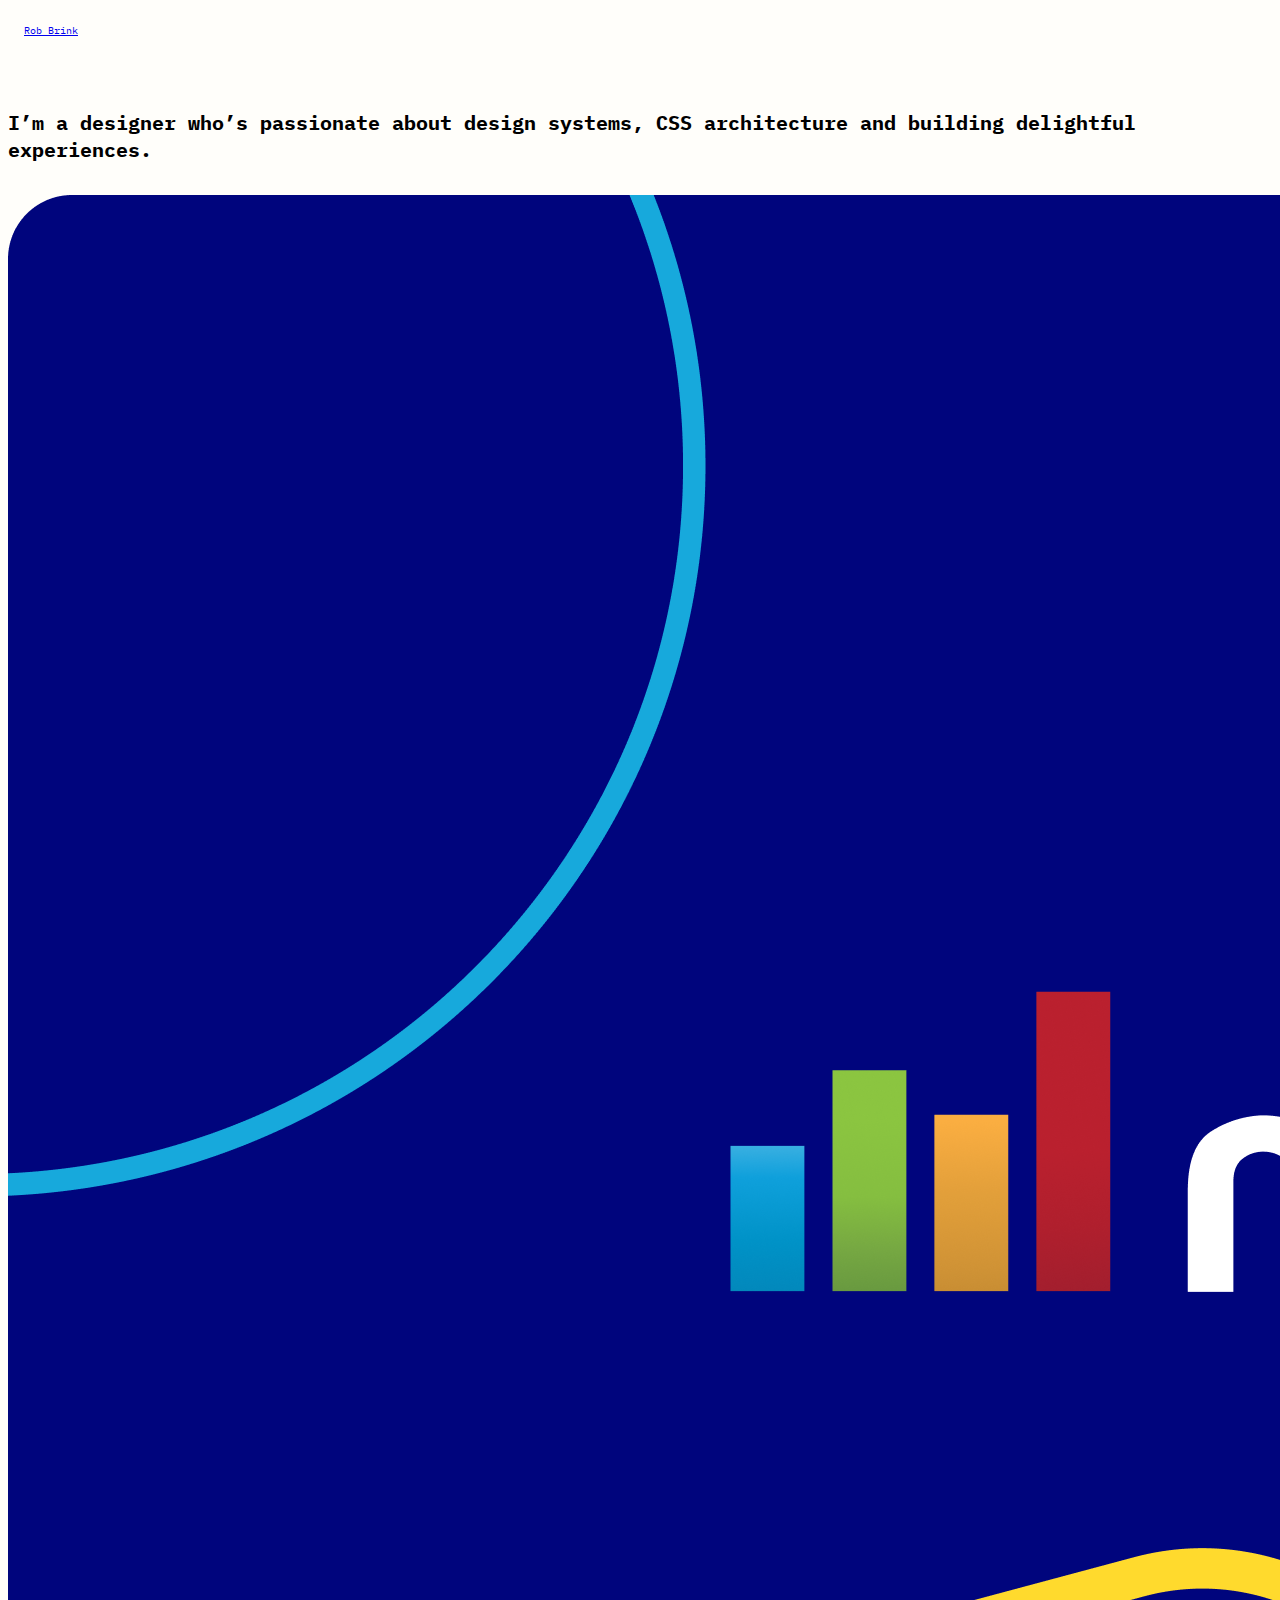
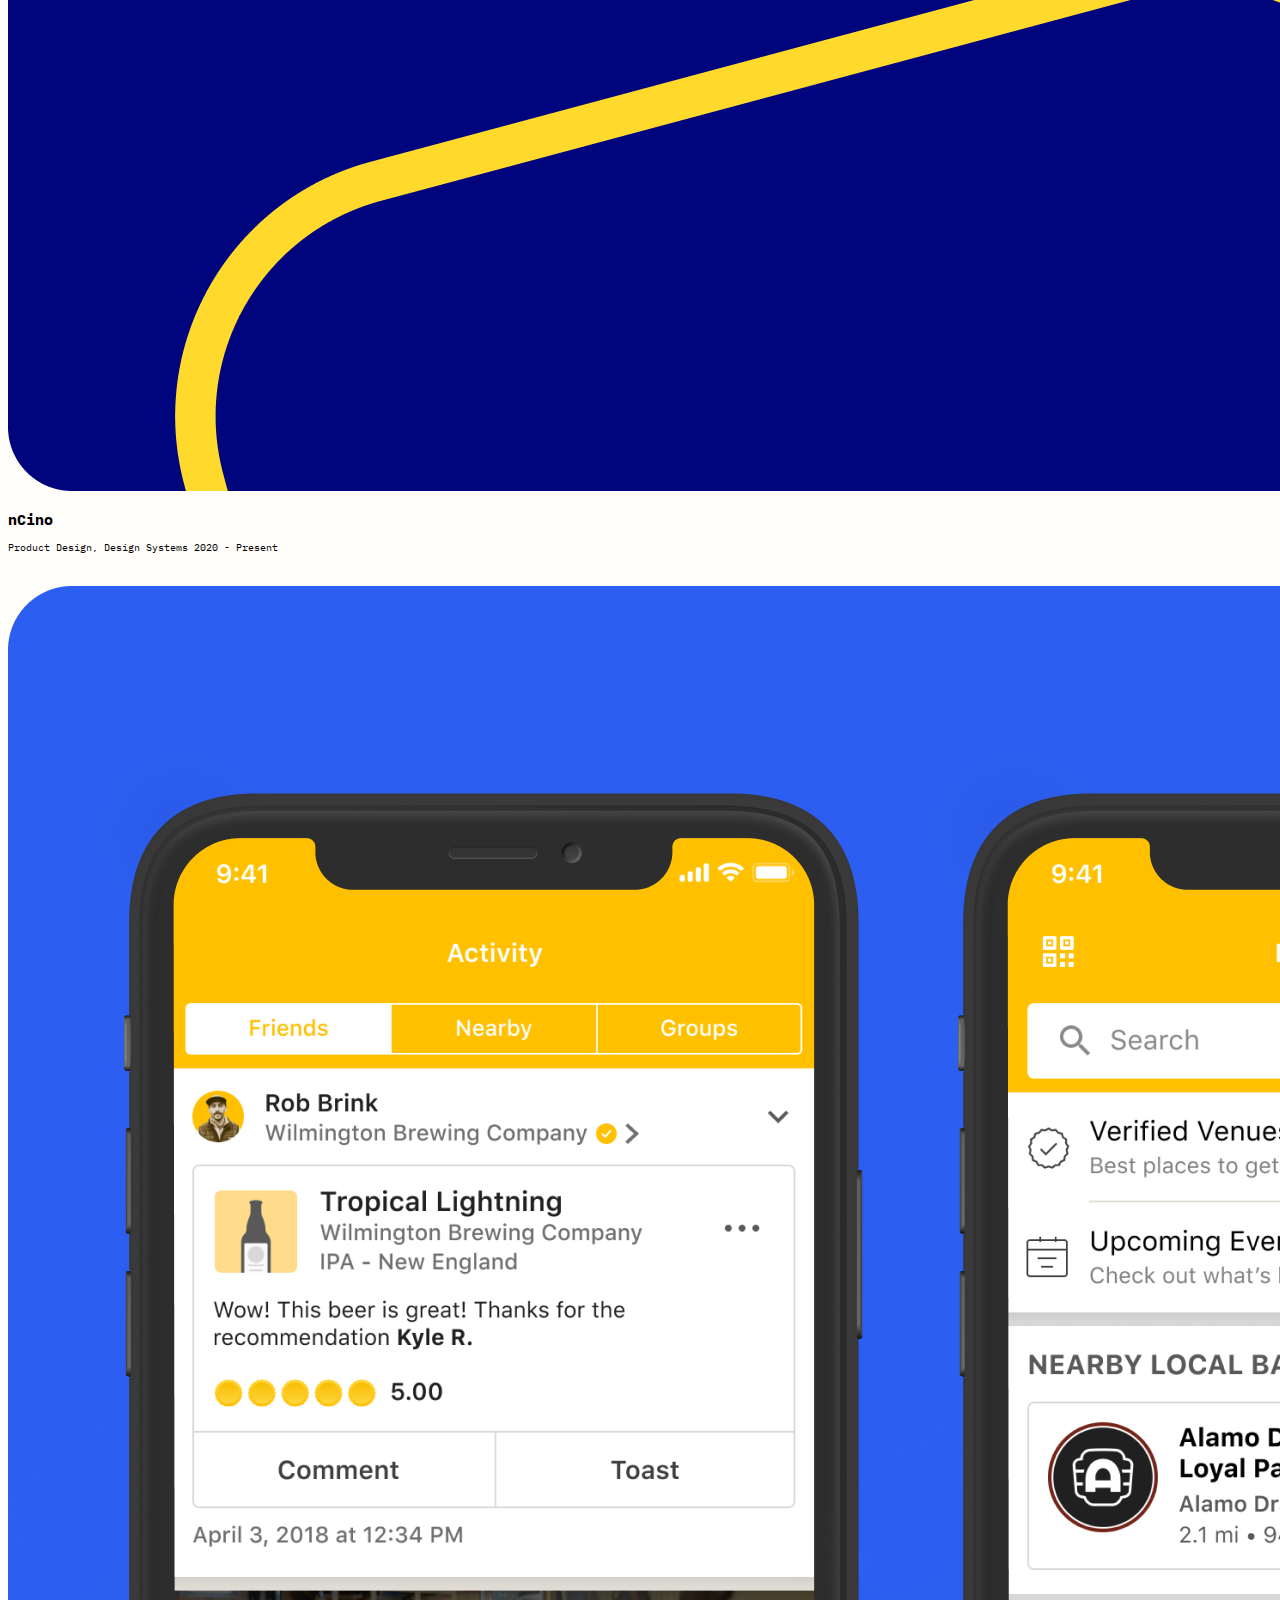
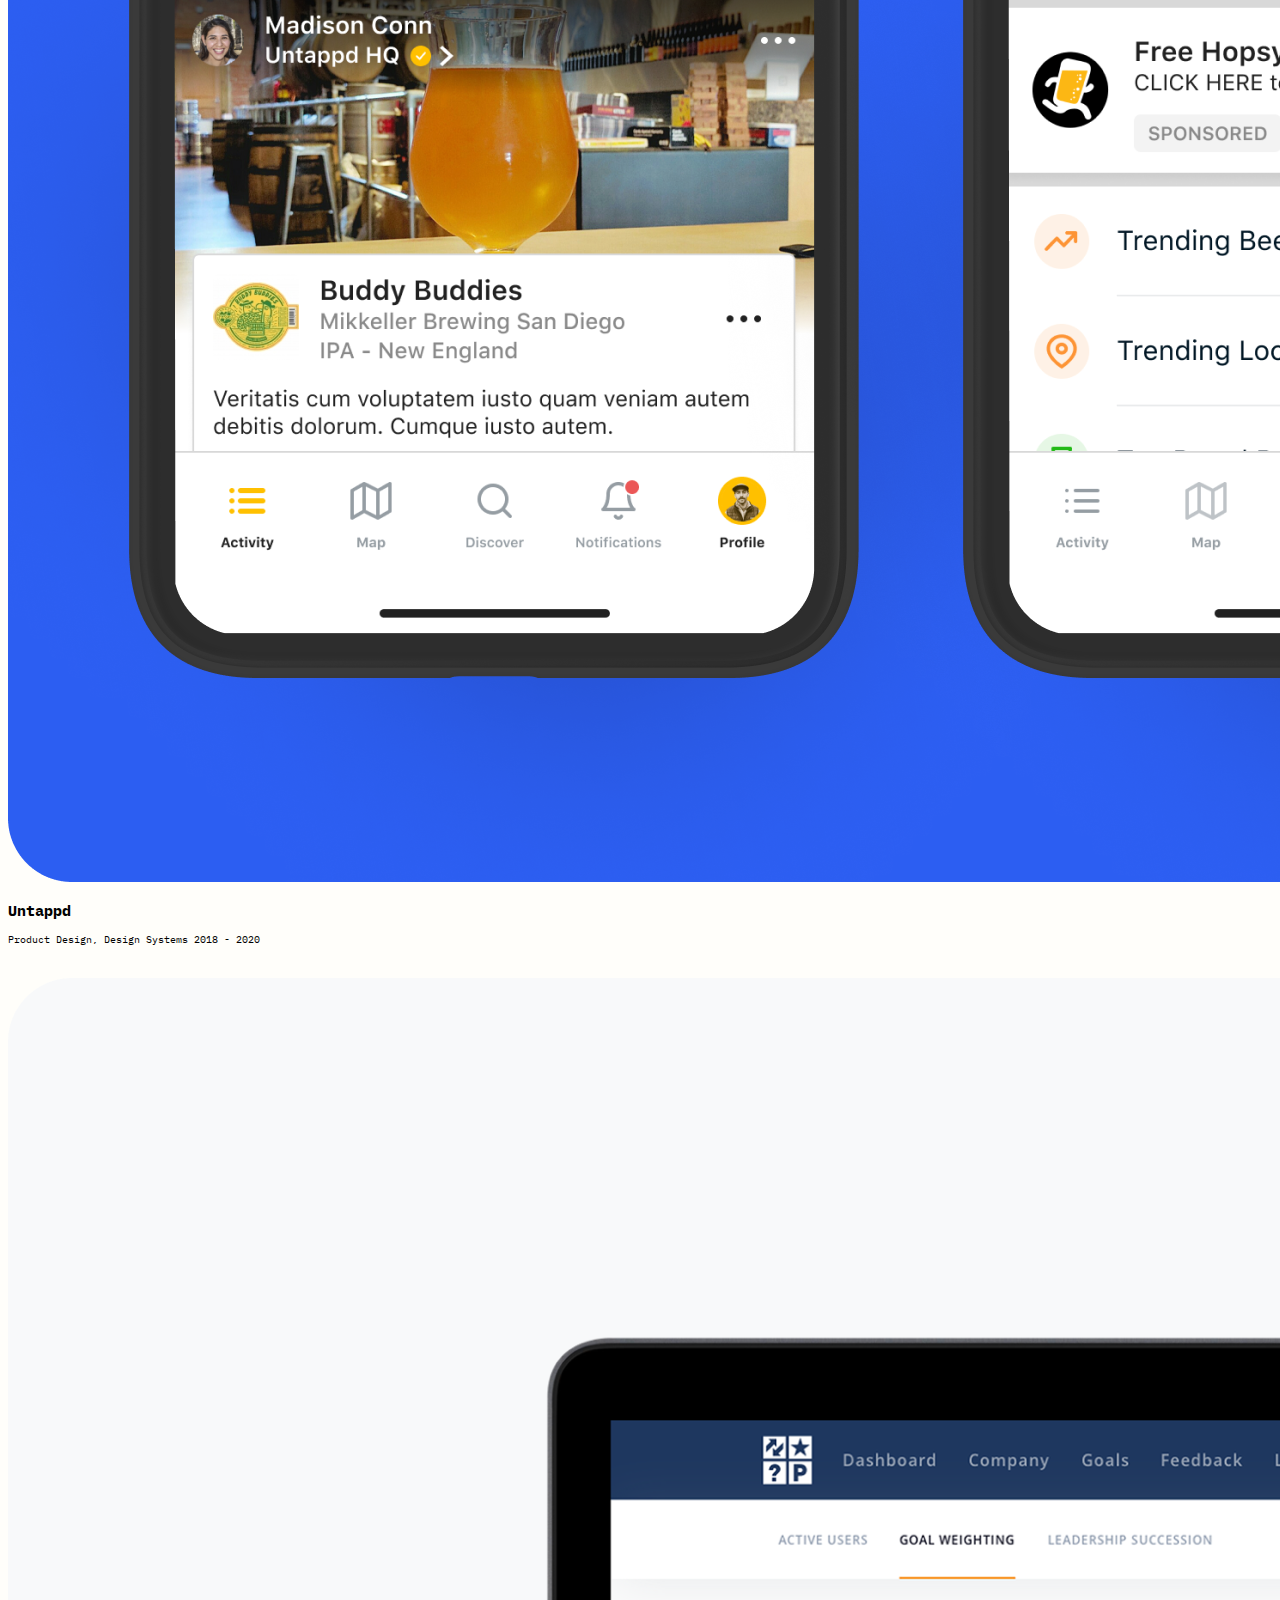
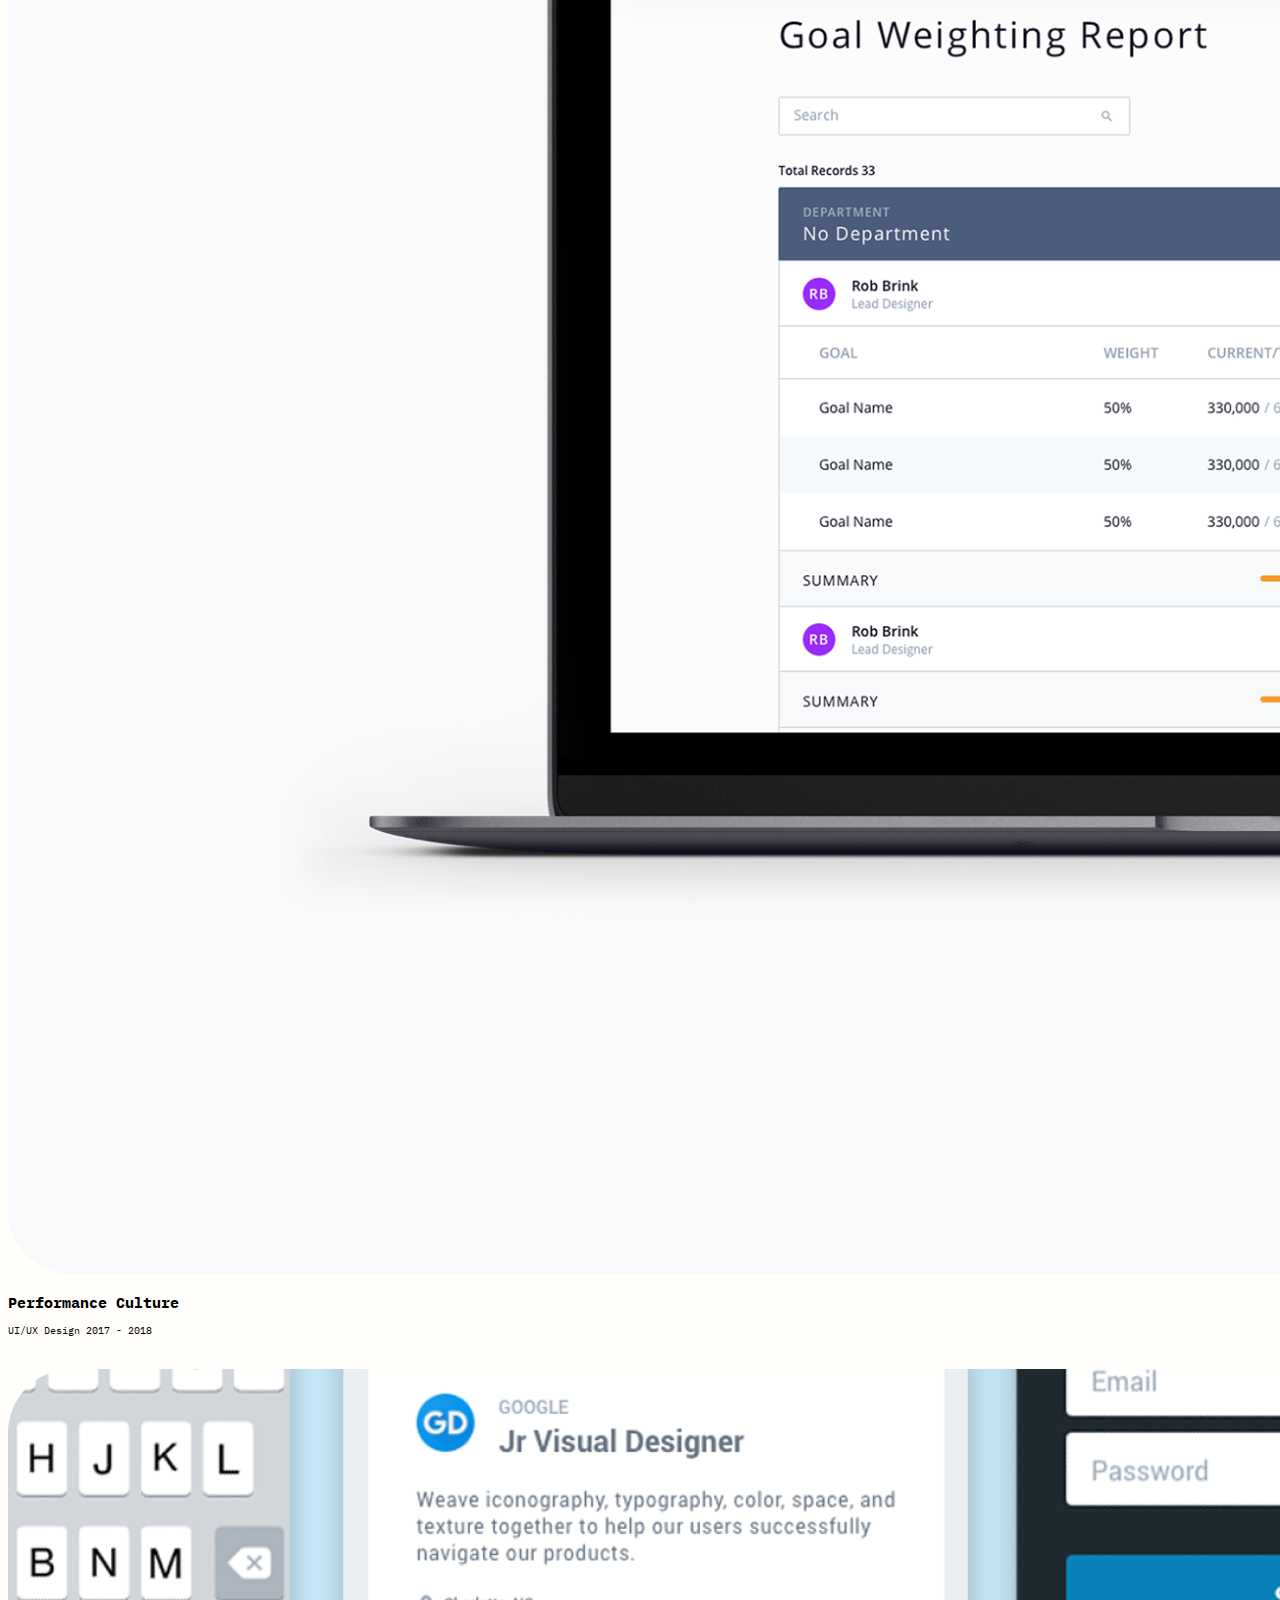
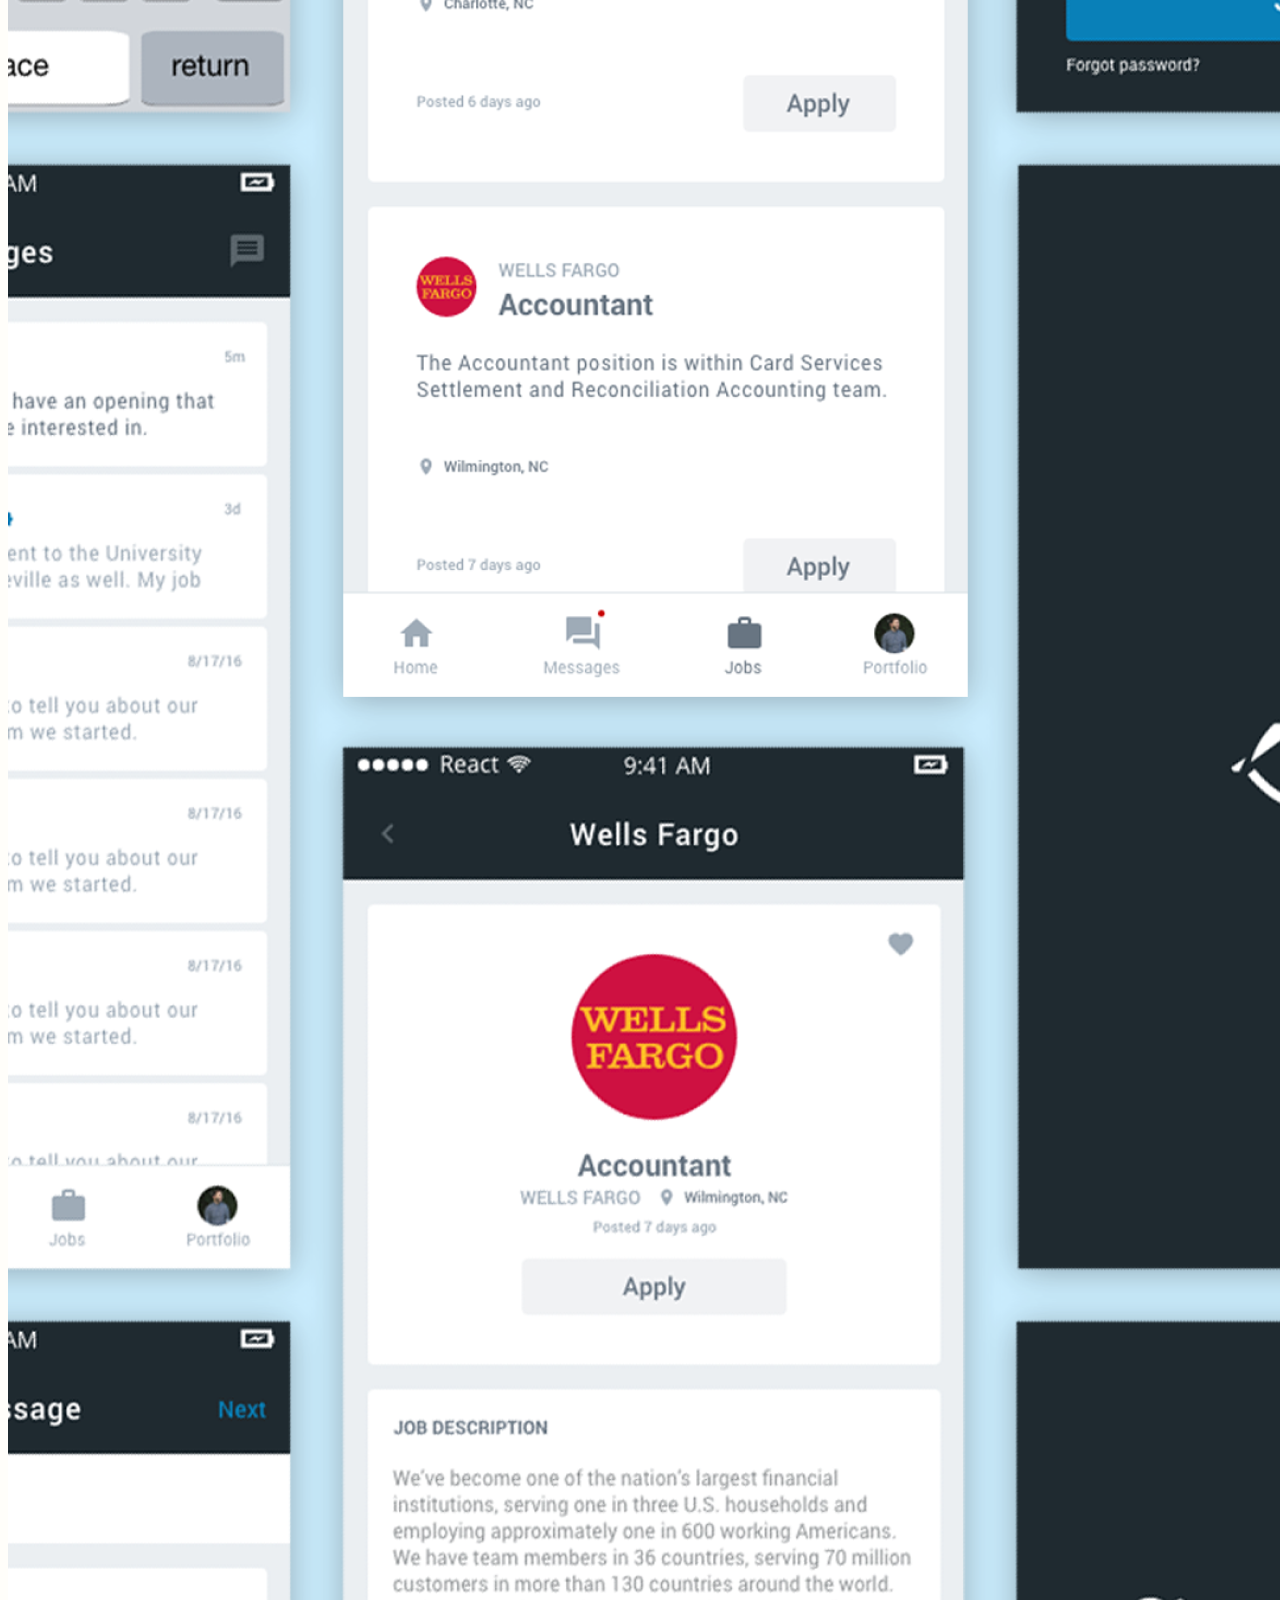
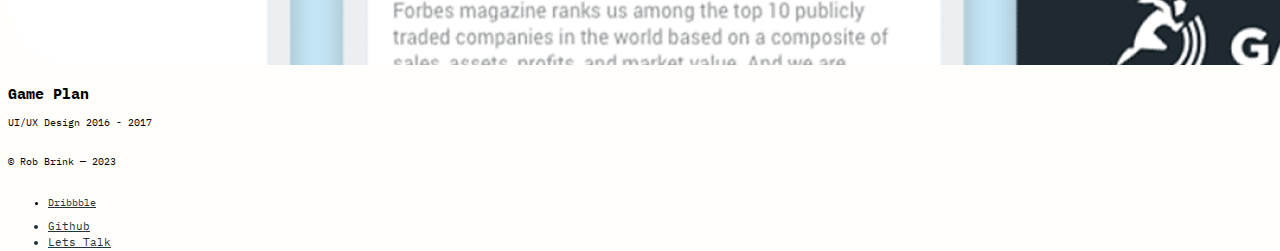
<file: index.html>
<!DOCTYPE html>
<html lang="en">
    <head>
      <!-- Global site tag (gtag.js) - Google Analytics -->
      <script async src="https://www.googletagmanager.com/gtag/js?id=UA-58957222-1"></script>
      <script>
        window.dataLayer = window.dataLayer || [];
        function gtag(){dataLayer.push(arguments);}
        gtag('js', new Date());

        gtag('config', 'UA-58957222-1');
      </script>

        <!-- Required meta tags -->
        <meta charset="utf-8">
        <meta name="viewport" content="width=device-width, initial-scale=1, shrink-to-fit=no">
        <title>Rob Brink | Product Designer, Design Systems</title>

        <link rel="shortcut icon" type="image/png" href="/favicon.png"/>
        <link rel="shortcut icon" type="image/png" href="http://robbrink.co/favicon.png"/>

        <!-- Bootstrap CSS -->
        <link rel="stylesheet" href="https://stackpath.bootstrapcdn.com/bootstrap/4.1.3/css/bootstrap.min.css" integrity="sha384-MCw98/SFnGE8fJT3GXwEOngsV7Zt27NXFoaoApmYm81iuXoPkFOJwJ8ERdknLPMO" crossorigin="anonymous">

        <link rel="stylesheet" href="/css/site.css">

        <!-- Google Fonts -->
        <link href="https://fonts.googleapis.com/css?family=IBM+Plex+Mono:400,500" rel="stylesheet">

    </head>
    <body>
        <div class="wrapper">
            <header class="header">
                <div class="container">
                    <div class="row">
                        <nav class="navbar navbar-expand-lg navbar-light">
                            <a class="navbar-brand" href="http://robbrink.co/">Rob Brink</a>
                        </nav>
                    </div>
                </div>
            </header>
            <main class="main d-flex align-items-center">
                <div class="container">
                  <div class="row m-t--lg m-b--lg">
                      <div class"col-md-8 offset-md-2">
                          <h1 class="text-center">I’m a designer who’s passionate about design systems, CSS architecture and building delightful experiences.</h1>
                      </div>
                  </div>
                  <div class="row">
                      <div class="col-md-10 offset-md-1">
                          <div class="projects">
                              <div class="project m-t--lg">
                                  <div class="project-media">
                                      <img src="/images/project/ncino-cover.png" class="img-fluid"/>
                                  </div>
                                  <div class="project-header">
                                      <h2 class="project-client">nCino</h2>
                                      <span class="project-role">Product Design, Design Systems</span>
                                      <span class="project-date">2020 - Present</span>
                                  </div>
                              </div>
                              <div class="project m-t--lg">
                                  <div class="project-media">
                                      <img src="/images/project/untappd-hero.png" class="img-fluid"/>
                                  </div>
                                  <div class="project-header">
                                      <h2 class="project-client">Untappd</h2>
                                      <span class="project-role">Product Design, Design Systems</span>
                                      <span class="project-date">2018 - 2020</span>
                                  </div>
                              </div>
                              <div class="project m-t--lg">
                                  <div class="project-media">
                                      <img src="/images/project/performance-culture/pc-case-study-hero.png" class="img-fluid"/>
                                  </div>
                                  <div class="project-header">
                                      <h2 class="project-client">Performance Culture</h2>
                                      <span class="project-role">UI/UX Design</span>
                                      <span class="project-date">2017 - 2018</span>
                                  </div>
                              </div>
                              <div class="project m-t--lg">
                                  <div class="project-media">
                                      <img src="/images/project/game-plan/gp-case-study-hero.png" class="img-fluid"/>
                                  </div>
                                  <div class="project-header">
                                      <h2 class="project-client">Game Plan</h2>
                                      <span class="project-role">UI/UX Design</span>
                                      <span class="project-date">2016 - 2017</span>
                                  </div>
                              </div>
                          </div>
                      </div>
                </div>
            </main>
        </div>
        <footer class="footer">
            <div class="container">
                <div class="row">
                    <div class="col">
                        <span>© Rob Brink — 2023</span>
                    </div>
                    <div class="col-6">
                        <ul class="nav justify-content-end">
                            <li class="nav-item">
                                <a class="nav-link link" href="https://dribbble.com/robbrink" target="_blank">Dribbble</a>
                            </li>
                            <li class="nav-item link">
                                <a class="nav-link link" href="https://github.com/robjbrink" target="_blank">Github</a>
                            </li>
                            <li class="nav-item link">
                                <a class="nav-link link" href="mailto:robjbrinkdesign@gmail.com">Lets Talk</a>
                            </li>
                        </ul>
                    </div>
                </div>
            </div>
        </footer>

        <!-- Optional JavaScript -->
        <!-- jQuery first, then Popper.js, then Bootstrap JS -->
        <script src="https://code.jquery.com/jquery-3.3.1.slim.min.js" integrity="sha384-q8i/X+965DzO0rT7abK41JStQIAqVgRVzpbzo5smXKp4YfRvH+8abtTE1Pi6jizo" crossorigin="anonymous"></script>
        <script src="https://cdnjs.cloudflare.com/ajax/libs/popper.js/1.14.3/umd/popper.min.js" integrity="sha384-ZMP7rVo3mIykV+2+9J3UJ46jBk0WLaUAdn689aCwoqbBJiSnjAK/l8WvCWPIPm49" crossorigin="anonymous"></script>
        <script src="https://stackpath.bootstrapcdn.com/bootstrap/4.1.3/js/bootstrap.min.js" integrity="sha384-ChfqqxuZUCnJSK3+MXmPNIyE6ZbWh2IMqE241rYiqJxyMiZ6OW/JmZQ5stwEULTy" crossorigin="anonymous"></script>
    </body>
</html>
</file>
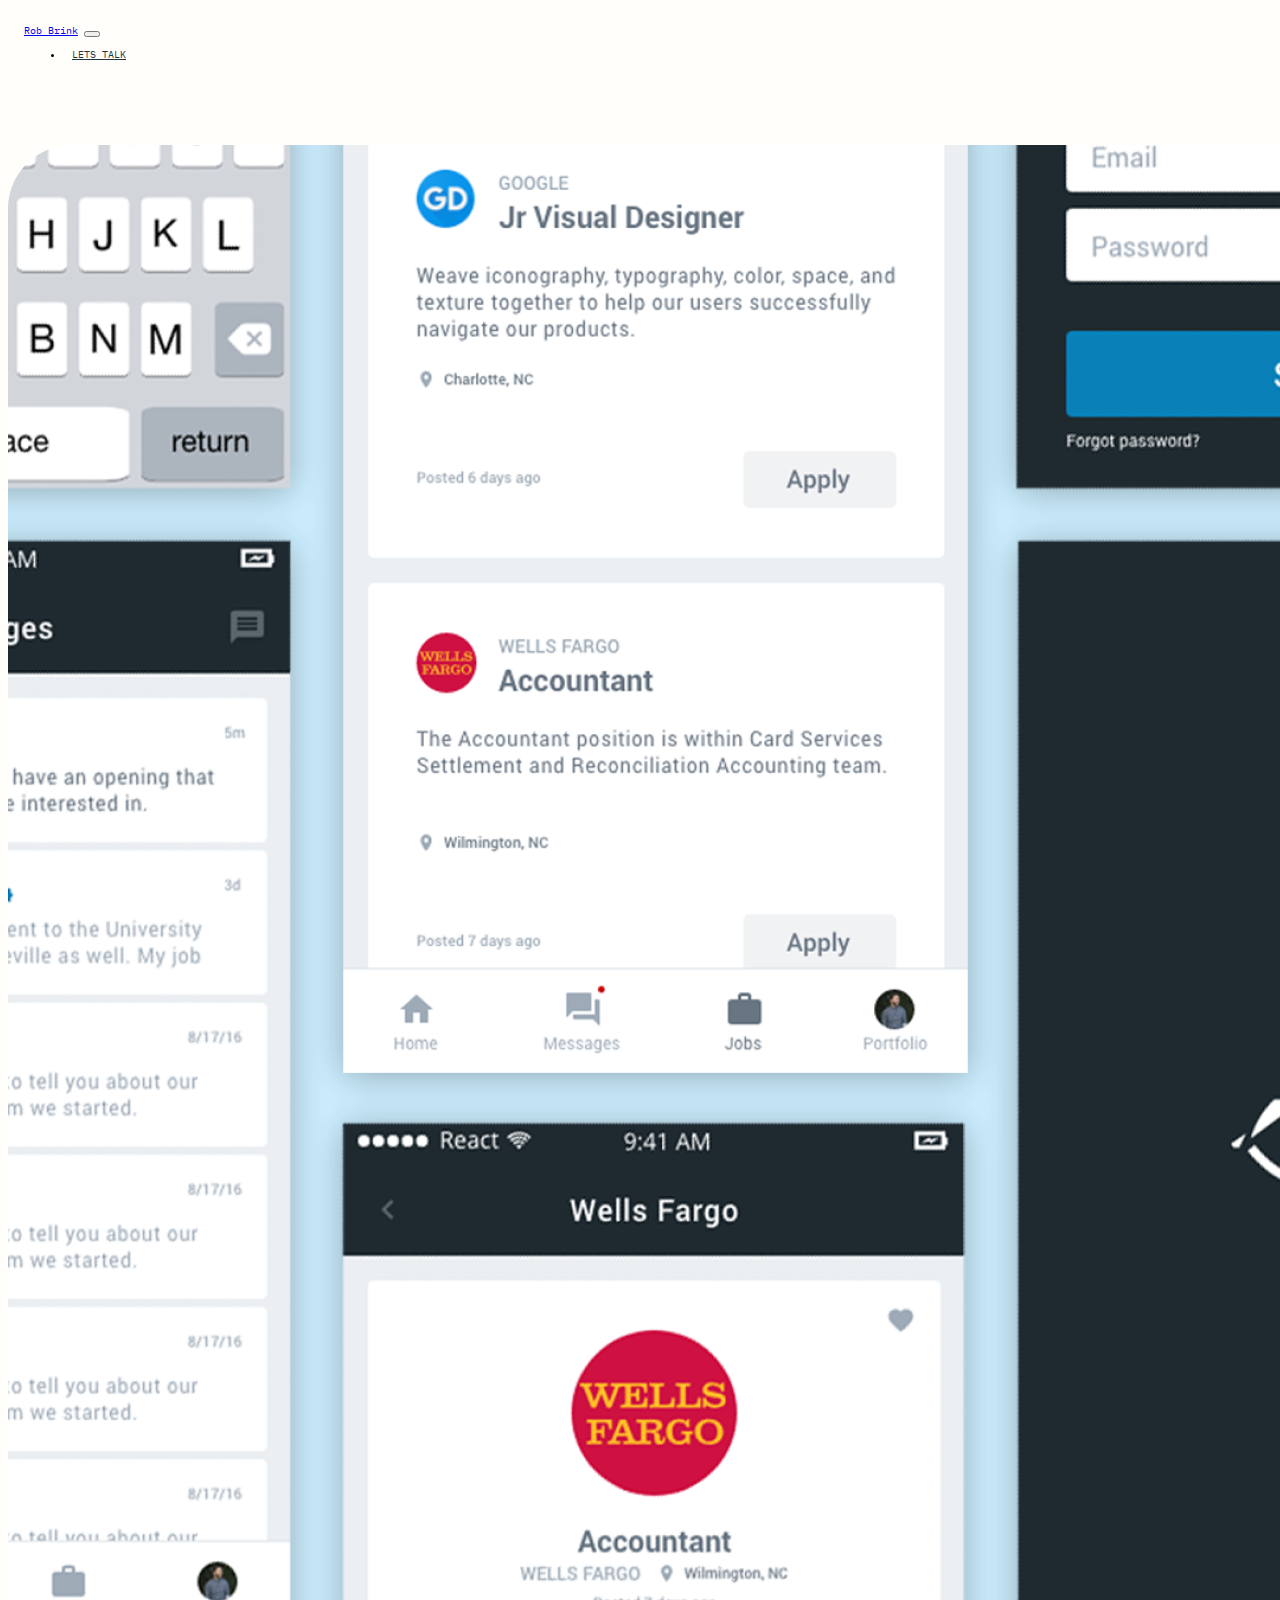
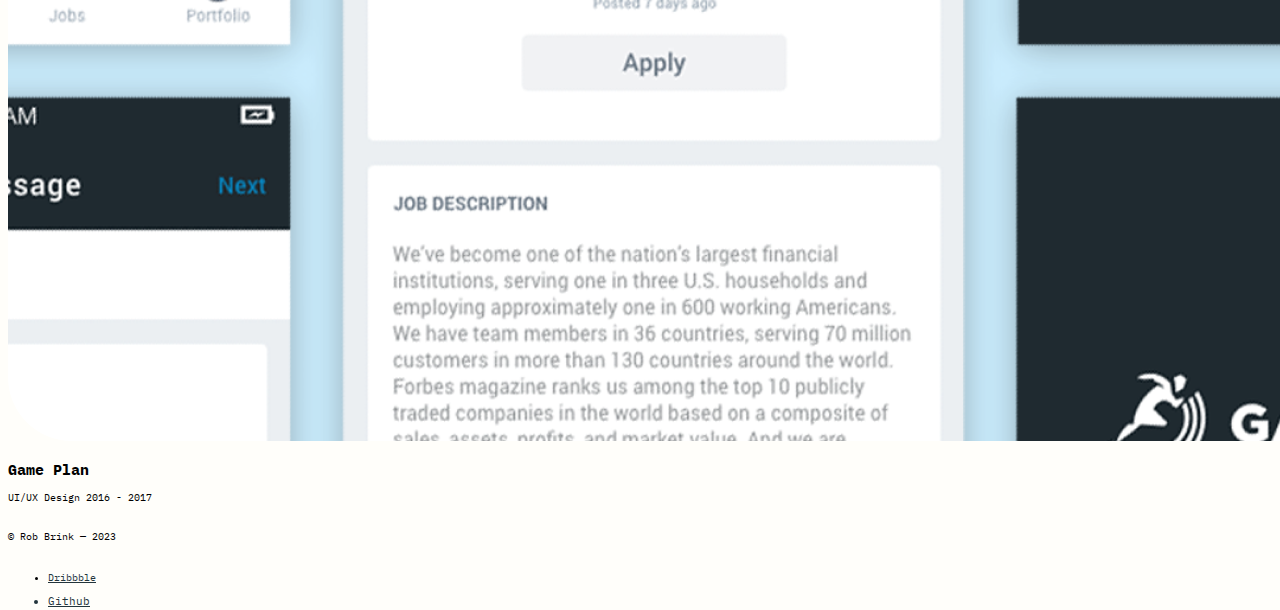
<file: projects/game-plan.html>
<!DOCTYPE html>
<html lang="en">
    <head>
      <!-- Global site tag (gtag.js) - Google Analytics -->
      <script async src="https://www.googletagmanager.com/gtag/js?id=UA-58957222-1"></script>
      <script>
        window.dataLayer = window.dataLayer || [];
        function gtag(){dataLayer.push(arguments);}
        gtag('js', new Date());

        gtag('config', 'UA-58957222-1');
      </script>

        <!-- Required meta tags -->
        <meta charset="utf-8">
        <meta name="viewport" content="width=device-width, initial-scale=1, shrink-to-fit=no">
        <title>Rob Brink | Product Designer</title>

        <link rel="shortcut icon" type="image/png" href="/favicon.png"/>
        <link rel="shortcut icon" type="image/png" href="http://robbrink.co/favicon.png"/>

        <!-- Bootstrap CSS -->
        <link rel="stylesheet" href="https://stackpath.bootstrapcdn.com/bootstrap/4.1.3/css/bootstrap.min.css" integrity="sha384-MCw98/SFnGE8fJT3GXwEOngsV7Zt27NXFoaoApmYm81iuXoPkFOJwJ8ERdknLPMO" crossorigin="anonymous">

        <link rel="stylesheet" href="/css/site.css">

        <!-- Google Fonts -->
        <link href="https://fonts.googleapis.com/css?family=IBM+Plex+Mono:400,500" rel="stylesheet">

    </head>
    <body>
        <div class="wrapper">
            <header class="header">
                <div class="container">
                    <div class="row">
                        <nav class="navbar navbar-expand-lg navbar-light">
                            <a class="navbar-brand" href="http://robbrink.co/">Rob Brink</a>
                            <button class="navbar-toggler" type="button" data-toggle="collapse" data-target="#navbarSupportedContent" aria-controls="navbarSupportedContent" aria-expanded="false" aria-label="Toggle navigation">
                                <span class="navbar-toggler-icon"></span>
                            </button>
                            <ul class="navbar-nav justify-content-end">
                                <li class="nav-item active">
                                    <a class="nav-link link" href="mailto:robjbrinkdesign@gmail.com">Lets Talk</a>
                                </li>
                            </ul>
                        </nav>
                    </div>
                </div>
            </header>
            <main class="main d-flex align-items-center">
                <div class="container">
                  <div class="row">
                      <div class="col-md-12">
                          <div class="projects">
                              <div class="project m-t--lg">
                                  <div class="project-media">
                                      <img src="/images/project/game-plan/gp-case-study-hero.png" class="img-fluid"/>
                                  </div>
                                  <div class="project-header">
                                      <h2 class="project-client">Game Plan</h2>
                                      <span class="project-role">UI/UX Design</span>
                                      <span class="project-date">2016 - 2017</span>
                                  </div>
                              </div>
                          </div>
                      </div>
                </div>
            </main>
        </div>
        <footer class="footer">
            <div class="container">
                <div class="row">
                    <div class="col">
                        <span>© Rob Brink — 2023</span>
                    </div>
                    <div class="col-6">
                        <ul class="nav justify-content-end">
                            <li class="nav-item">
                                <a class="nav-link link" href="https://dribbble.com/robbrink" target="_blank">Dribbble</a>
                            </li>
                            <li class="nav-item link">
                                <a class="nav-link link" href="https://github.com/robjbrink" target="_blank">Github</a>
                            </li>
                        </ul>
                    </div>
                </div>
            </div>
        </footer>

        <!-- Optional JavaScript -->
        <!-- jQuery first, then Popper.js, then Bootstrap JS -->
        <script src="https://code.jquery.com/jquery-3.3.1.slim.min.js" integrity="sha384-q8i/X+965DzO0rT7abK41JStQIAqVgRVzpbzo5smXKp4YfRvH+8abtTE1Pi6jizo" crossorigin="anonymous"></script>
        <script src="https://cdnjs.cloudflare.com/ajax/libs/popper.js/1.14.3/umd/popper.min.js" integrity="sha384-ZMP7rVo3mIykV+2+9J3UJ46jBk0WLaUAdn689aCwoqbBJiSnjAK/l8WvCWPIPm49" crossorigin="anonymous"></script>
        <script src="https://stackpath.bootstrapcdn.com/bootstrap/4.1.3/js/bootstrap.min.js" integrity="sha384-ChfqqxuZUCnJSK3+MXmPNIyE6ZbWh2IMqE241rYiqJxyMiZ6OW/JmZQ5stwEULTy" crossorigin="anonymous"></script>
    </body>
</html>
</file>
<file: css/site.css>
html {
  font-size: 10px; }

.heading-lg {
  font-size: 2.69568ex;
  font-family: 'IBM Plex Mono', monospace;
  font-style: normal;
  font-weight: 400;
  line-height: 1.2;
  color: #4F614D; }
  @media (min-width: 576px) {
    .heading-lg {
      font-size: 3.42732ex; } }

.body {
  font-size: 1.872ex;
  font-family: 'IBM Plex Mono', monospace;
  font-style: normal;
  font-weight: 400;
  line-height: 1.5;
  color: #23353C; }
  @media (min-width: 576px) {
    .body {
      font-size: 2.028ex; } }

.link {
  font-size: 1.872ex;
  font-family: 'IBM Plex Mono', monospace;
  font-style: normal;
  font-weight: 400;
  color: #23353C;
  line-height: 1.5; }
  @media (min-width: 576px) {
    .link {
      font-size: 2.028ex; } }
  .link:hover, .link:focus {
    color: #4F614D;
    outline: none;
    text-decoration: none; }

html {
  position: relative;
  min-height: 100%; }

body {
  font-family: 'IBM Plex Mono', monospace;
  font-style: normal;
  font-weight: 400;
  background: #FFFEFA;
  margin-bottom: 31px; }
  body .wrapper .header {
    margin-bottom: 56px; }
    body .wrapper .header .navbar {
      padding: 16px;
      width: 100%; }
      body .wrapper .header .navbar .navbar-nav .nav-item .nav-link {
        padding: 8px;
        text-transform: uppercase; }
  body .wrapper .main {
    margin-bottom: 56px; }
    body .wrapper .main .projects .project .project-media {
      margin-bottom: 16px; }
  body .footer {
    padding: 8px 0;
    position: absolute;
    bottom: 0;
    width: 100%;
    height: 31px;
    line-height: 31px; }

.m-b {
  margin-bottom: 24px; }

.m-t {
  margin-top: 24px; }

.m-b--lg {
  margin-bottom: 32px; }

.m-t--lg {
  margin-top: 32px; }

/*# sourceMappingURL=site.css.map */
</file>
